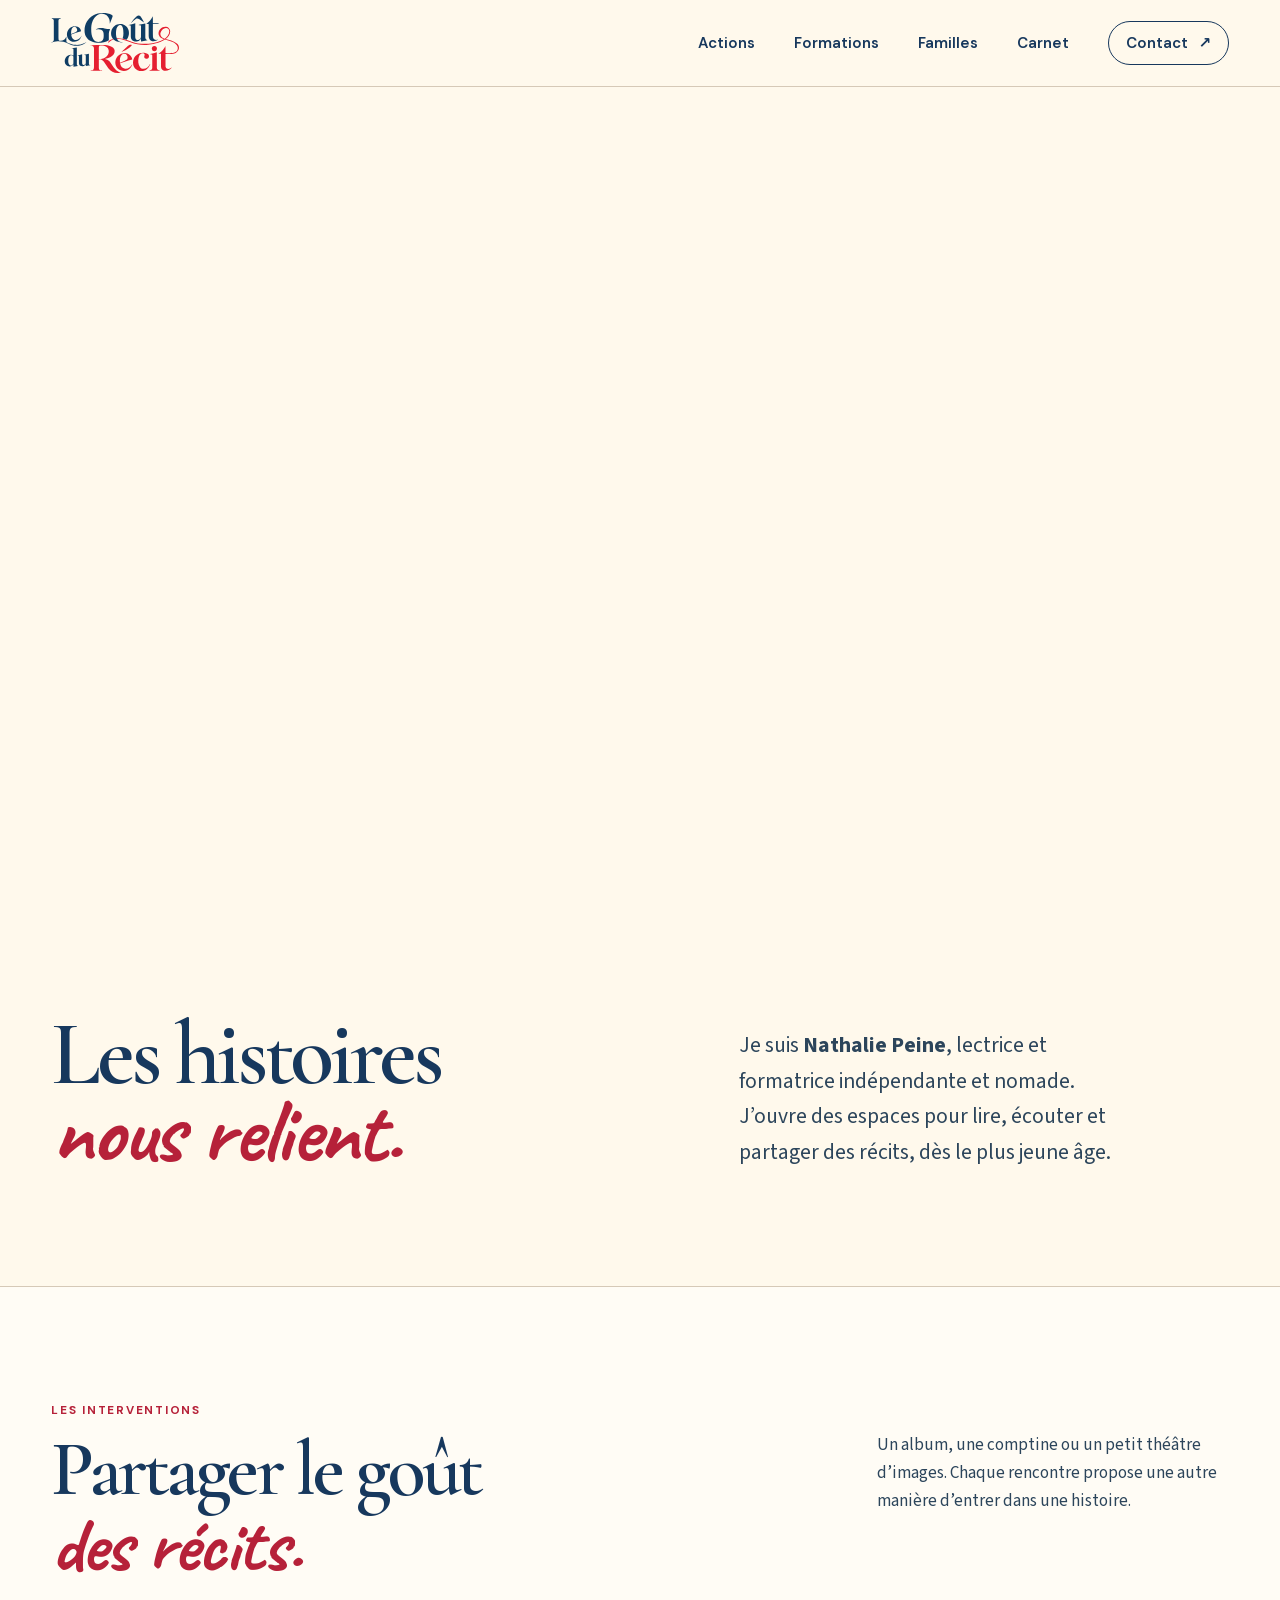
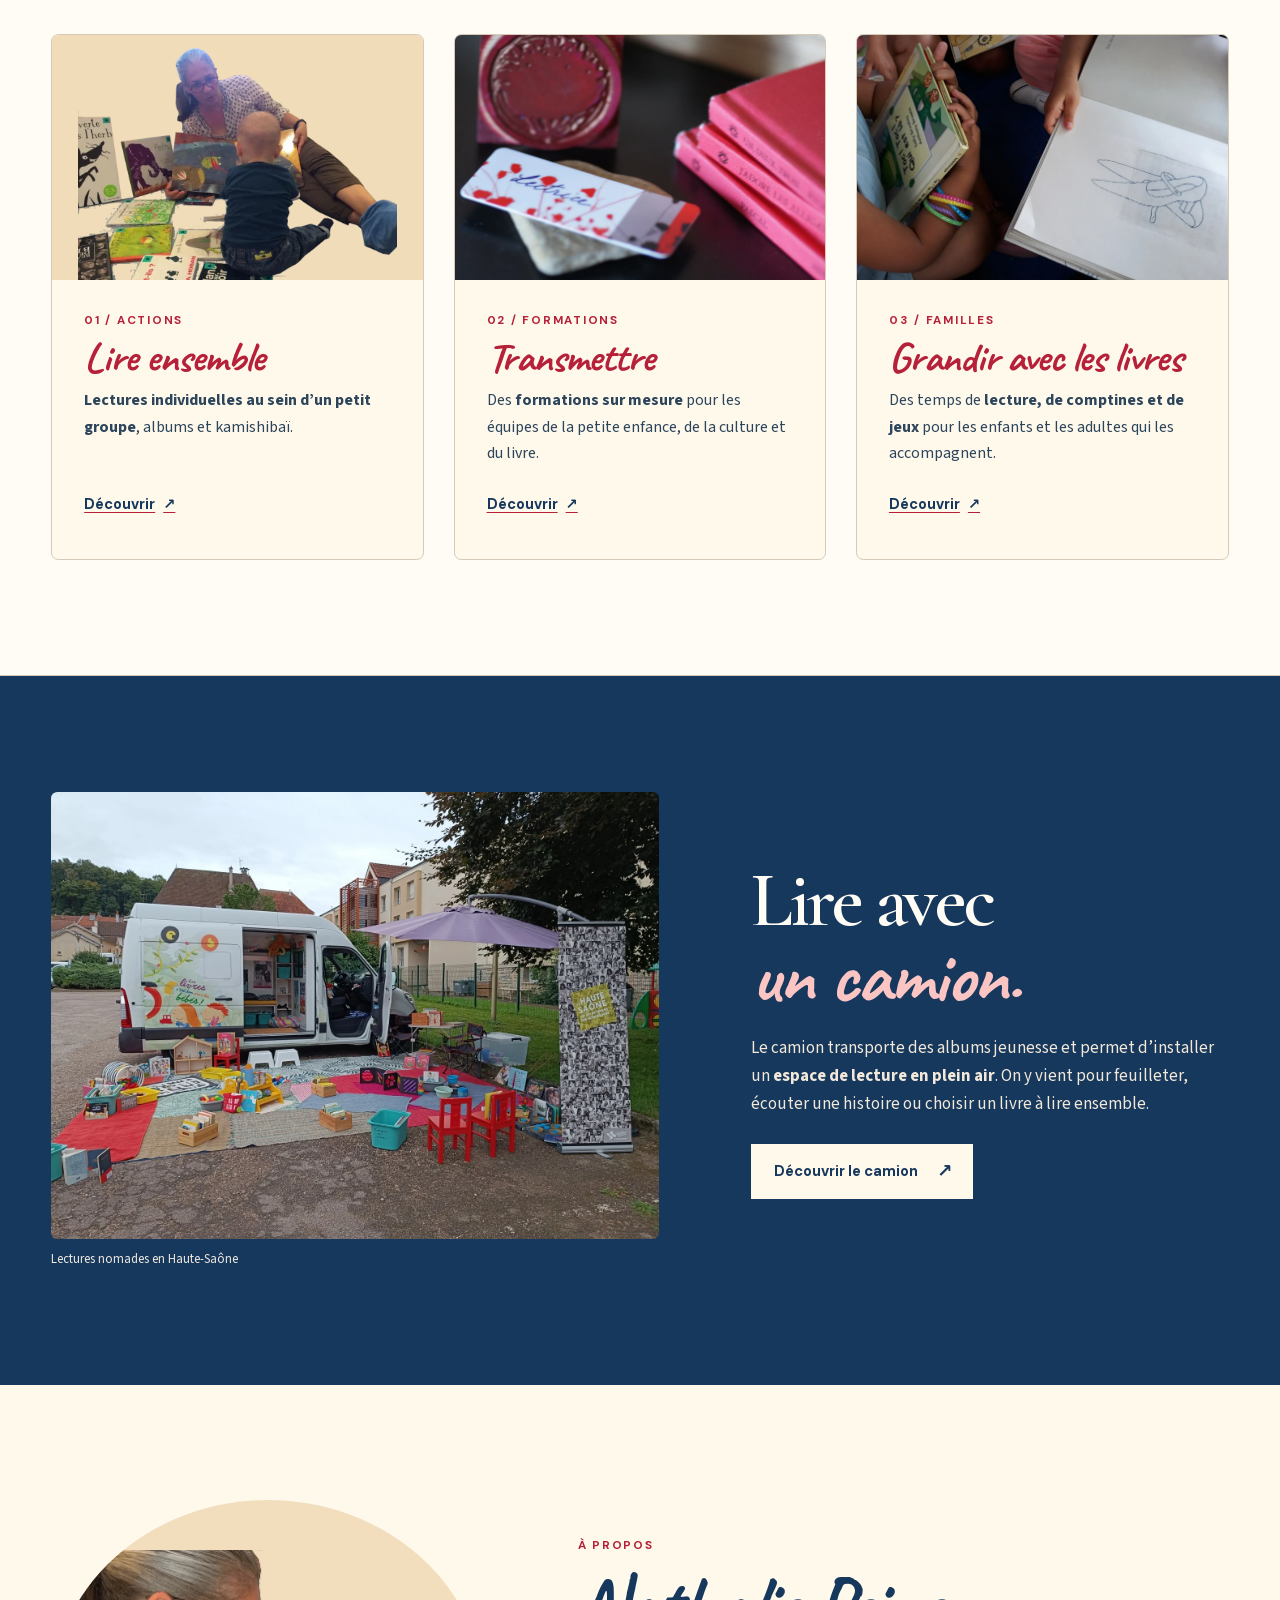
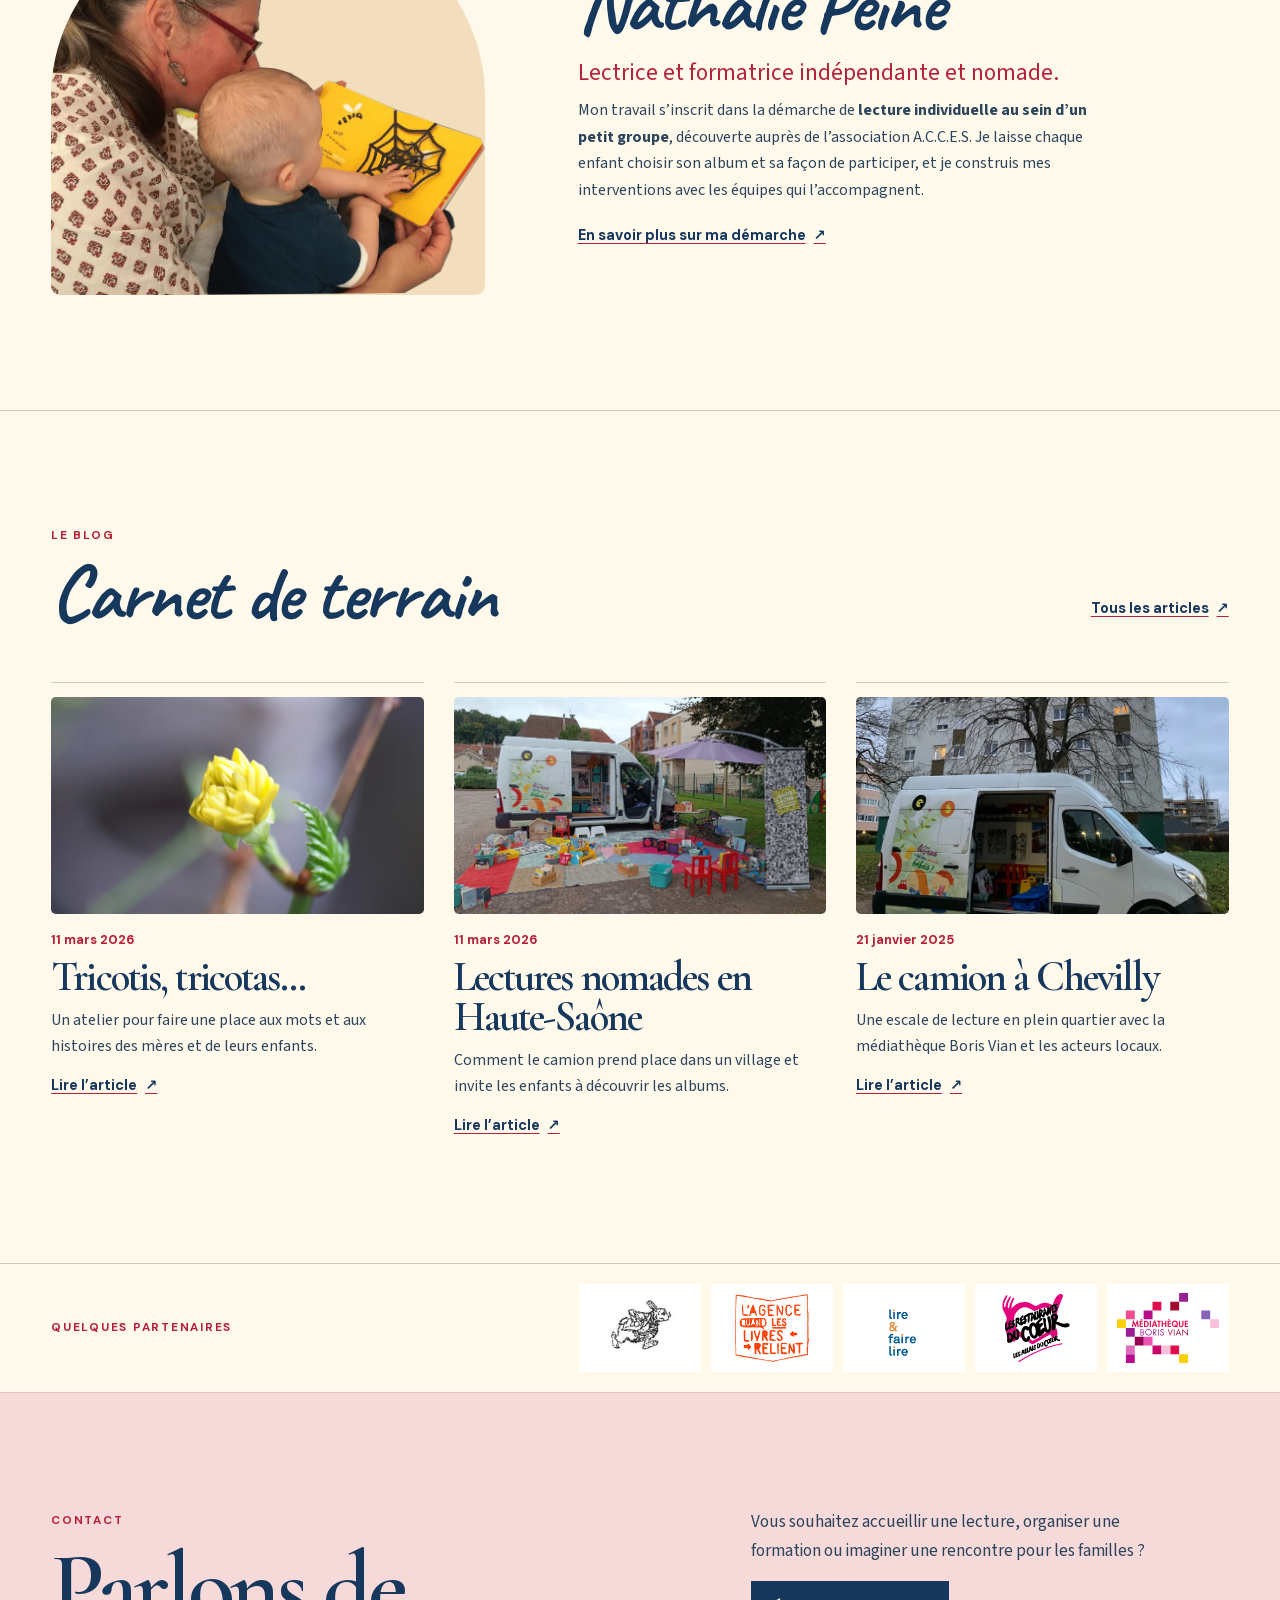
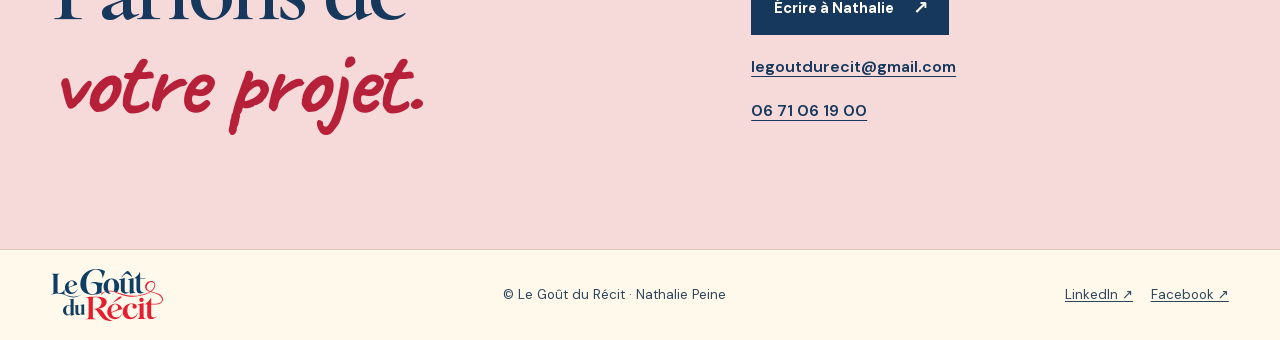
<file: index.html>
<!doctype html>
<html lang="fr">
<head>
  <meta charset="utf-8">
  <meta name="viewport" content="width=device-width, initial-scale=1">
  <meta name="description" content="Le Goût du Récit, par Nathalie Peine. Lectures nomades, formations et moments partagés avec les enfants, les familles et les professionnels.">
  <meta name="theme-color" content="#fff9ec">
  <title>Le Goût du Récit — Nathalie Peine</title>
  <link rel="icon" href="assets/logo.svg" type="image/svg+xml">
  <link rel="preload" href="assets/fonts/cormorant.woff2" as="font" type="font/woff2" crossorigin>
  <link rel="stylesheet" href="styles.css?v=2">
  <script src="site.js" defer></script>
</head>
<body>
  <a class="skip-link" href="#contenu">Aller au contenu</a>
  <header class="site-header">
    <div class="shell header-inner">
      <a class="brand" href="./" aria-label="Le Goût du Récit, accueil"><img src="assets/logo.svg" width="128" height="59" alt="Le Goût du Récit"></a>
      <button class="menu-toggle" type="button" aria-controls="navigation" aria-expanded="false" hidden>Menu <span aria-hidden="true"></span></button>
      <nav id="navigation" class="navigation" aria-label="Navigation principale">
        <a href="actions.html">Actions</a>
        <a href="formations.html">Formations</a>
        <a href="familles.html">Familles</a>
        <a href="#carnet">Carnet</a>
        <a class="nav-contact" href="#contact">Contact <span aria-hidden="true">↗</span></a>
      </nav>
    </div>
  </header>
  <div class="prologue" data-prologue aria-hidden="true">
    <div class="prologue-stage">
      <video src="assets/prologue.mp4" preload="auto" muted playsinline disablepictureinpicture disableremoteplayback></video>
      <div class="prologue-identity">
        <img src="assets/logo.svg" width="377" height="174" alt="">
        <span>Nathalie Peine</span>
      </div>
    </div>
  </div>

  <main id="contenu">
    <section class="welcome section-space" aria-labelledby="titre">
      <div class="shell welcome-grid">
        <h1 id="titre">Les histoires <em>nous relient.</em></h1>
        <p class="welcome-intro">Je suis <strong>Nathalie Peine</strong>, lectrice et formatrice indépendante et nomade. J’ouvre des espaces pour lire, écouter et partager des récits, dès le plus jeune âge.</p>
      </div>
    </section>

    <section class="activities section-space" id="interventions" aria-labelledby="interventions-titre">
      <div class="shell">
        <div class="section-head">
          <div><p class="eyebrow">Les interventions</p><h2 id="interventions-titre">Partager le goût<br><em>des récits.</em></h2></div>
          <p>Un album, une comptine ou un petit théâtre d’images. Chaque rencontre propose une autre manière d’entrer dans une histoire.</p>
        </div>
        <div class="activity-grid">
          <article class="activity">
            <a class="activity-link" href="actions.html">
              <div class="activity-media activity-cutout"><img src="assets/photos/illustration-actions.webp" loading="lazy" alt="Une lecture avec un tout-petit, entourés d’albums jeunesse" width="441" height="322"></div>
              <div class="activity-body"><span class="index">01 / Actions</span><h3 class="script-title">Lire ensemble</h3><p><strong>Lectures individuelles au sein d’un petit groupe</strong>, albums et kamishibaï.</p><span class="text-link">Découvrir <span aria-hidden="true">↗</span></span></div>
            </a>
          </article>
          <article class="activity">
            <a class="activity-link" href="formations.html">
              <div class="activity-media"><img src="assets/photos/formation.webp" loading="lazy" alt="Matériel de lecture et cartes illustrées utilisés en formation" width="1500" height="1004"></div>
              <div class="activity-body"><span class="index">02 / Formations</span><h3 class="script-title">Transmettre</h3><p>Des <strong>formations sur mesure</strong> pour les équipes de la petite enfance, de la culture et du livre.</p><span class="text-link">Découvrir <span aria-hidden="true">↗</span></span></div>
            </a>
          </article>
          <article class="activity">
            <a class="activity-link" href="familles.html">
              <div class="activity-media activity-families"><img src="assets/photos/familles-lecture.webp" loading="lazy" alt="Des enfants feuillettent des albums pendant une rencontre de lecture" width="1500" height="1125"></div>
              <div class="activity-body"><span class="index">03 / Familles</span><h3 class="script-title">Grandir avec les livres</h3><p>Des temps de <strong>lecture, de comptines et de jeux</strong> pour les enfants et les adultes qui les accompagnent.</p><span class="text-link">Découvrir <span aria-hidden="true">↗</span></span></div>
            </a>
          </article>
        </div>
      </div>
    </section>

    <section class="truck section-space" id="camion" aria-labelledby="camion-titre">
      <div class="shell truck-grid">
        <figure class="truck-photo">
          <img src="assets/photos/haute-saone-2.webp" loading="lazy" alt="Le camion de lecture stationné à côté d’un espace de livres et de tapis installé en plein air" width="1500" height="1125">
          <figcaption>Lectures nomades en Haute-Saône</figcaption>
        </figure>
        <div class="truck-copy">
          <h2 id="camion-titre">Lire avec<br><em>un camion.</em></h2>
          <p>Le camion transporte des albums jeunesse et permet d’installer un <strong>espace de lecture en plein air</strong>. On y vient pour feuilleter, écouter une histoire ou choisir un livre à lire ensemble.</p>
          <a class="button button-light" href="actions.html#camion">Découvrir le camion <span aria-hidden="true">↗</span></a>
        </div>
      </div>
    </section>

    <section class="about section-space" id="nathalie" aria-labelledby="nathalie-titre">
      <div class="shell about-grid">
        <div class="about-image"><img src="assets/photos/illustration-accueil.webp" loading="lazy" alt="Une adulte et un tout-petit regardent un album ensemble" width="883" height="702"></div>
        <div>
          <p class="eyebrow">À propos</p>
          <h2 id="nathalie-titre" class="script-title">Nathalie Peine</h2>
          <p class="lead">Lectrice et formatrice indépendante et nomade.</p>
          <p>Mon travail s’inscrit dans la démarche de <strong>lecture individuelle au sein d’un petit groupe</strong>, découverte auprès de l’association A.C.C.E.S. Je laisse chaque enfant choisir son album et sa façon de participer, et je construis mes interventions avec les équipes qui l’accompagnent.</p>
          <a class="text-link" href="actions.html#demarche">En savoir plus sur ma démarche <span aria-hidden="true">↗</span></a>
        </div>
      </div>
    </section>

    <section class="journal section-space" id="carnet" aria-labelledby="carnet-titre">
      <div class="shell">
        <div class="section-head">
          <div><p class="eyebrow">Le blog</p><h2 id="carnet-titre" class="script-title">Carnet de terrain</h2></div>
          <a class="text-link" href="https://nathaliepeine.wordpress.com/blog/">Tous les articles <span aria-hidden="true">↗</span></a>
        </div>
        <div class="journal-grid">
          <article class="journal-entry"><a href="https://nathaliepeine.wordpress.com/2026/03/11/tricotis-tricotas/">
            <img src="assets/photos/tricotis.webp" loading="lazy" alt="Une fleur jaune fabriquée à la main" width="1500" height="1004">
            <time datetime="2026-03-11">11 mars 2026</time><h3>Tricotis, tricotas…</h3><p>Un atelier pour faire une place aux mots et aux histoires des mères et de leurs enfants.</p><span class="text-link">Lire l’article <span aria-hidden="true">↗</span></span>
          </a></article>
          <article class="journal-entry"><a href="https://nathaliepeine.wordpress.com/2026/03/11/lectures-nomades-en-haute-saone/">
            <img src="assets/photos/haute-saone-2.webp" loading="lazy" alt="Le camion et son coin lecture en extérieur en Haute-Saône" width="1500" height="1125">
            <time datetime="2026-03-11">11 mars 2026</time><h3>Lectures nomades en Haute-Saône</h3><p>Comment le camion prend place dans un village et invite les enfants à découvrir les albums.</p><span class="text-link">Lire l’article <span aria-hidden="true">↗</span></span>
          </a></article>
          <article class="journal-entry"><a href="https://nathaliepeine.wordpress.com/2025/01/21/le-camion-a-chevilly/">
            <img class="portrait-crop" src="assets/photos/camion-livres.webp" loading="lazy" alt="Le camion, porte ouverte, à Chevilly-Larue" width="862" height="1150">
            <time datetime="2025-01-21">21 janvier 2025</time><h3>Le camion à Chevilly</h3><p>Une escale de lecture en plein quartier avec la médiathèque Boris Vian et les acteurs locaux.</p><span class="text-link">Lire l’article <span aria-hidden="true">↗</span></span>
          </a></article>
        </div>
      </div>
    </section>

    <section class="partners" aria-labelledby="partenaires-titre">
      <div class="shell partners-inner">
        <h2 id="partenaires-titre" class="eyebrow">Quelques partenaires</h2>
        <ul>
          <li><img src="assets/partners/acces.jpg" width="204" height="192" loading="lazy" alt="A.C.C.E.S."></li>
          <li><img src="assets/partners/agence-quand-les-livres-relient.png" width="300" height="275" loading="lazy" alt="Agence quand les livres relient"></li>
          <li><img src="assets/partners/lire-et-faire-lire.png" width="153" height="247" loading="lazy" alt="Lire et faire lire"></li>
          <li><img src="assets/partners/restos-du-coeur.svg" width="106" height="105" loading="lazy" alt="Les Restos du Cœur"></li>
          <li><img src="assets/partners/mediatheque-boris-vian.svg" width="435" height="303" loading="lazy" alt="Médiathèque Boris Vian de Chevilly-Larue"></li>
        </ul>
      </div>
    </section>

    <section class="contact section-space" id="contact" aria-labelledby="contact-titre">
      <div class="shell contact-grid">
        <div><p class="eyebrow">Contact</p><h2 id="contact-titre">Parlons de<br><em>votre projet.</em></h2></div>
        <div class="contact-links">
          <p>Vous souhaitez accueillir une lecture, organiser une formation ou imaginer une rencontre pour les familles ?</p>
          <a class="button" href="mailto:legoutdurecit@gmail.com">Écrire à Nathalie <span aria-hidden="true">↗</span></a>
          <a class="contact-detail" href="mailto:legoutdurecit@gmail.com">legoutdurecit@gmail.com</a>
          <a class="contact-detail" href="tel:+33671061900">06 71 06 19 00</a>
        </div>
      </div>
    </section>
  </main>
  <footer class="site-footer">
    <div class="shell footer-inner">
      <a class="brand" href="./"><img src="assets/logo.svg" width="128" height="59" loading="lazy" alt="Le Goût du Récit, accueil"></a>
      <span>© Le Goût du Récit · Nathalie Peine</span>
      <div class="footer-links"><a href="https://www.linkedin.com/in/nathalie-peine-782aa9182/">LinkedIn ↗</a><a href="https://www.facebook.com/legoutdurecit/">Facebook ↗</a></div>
    </div>
  </footer>
</body>
</html>
</file>
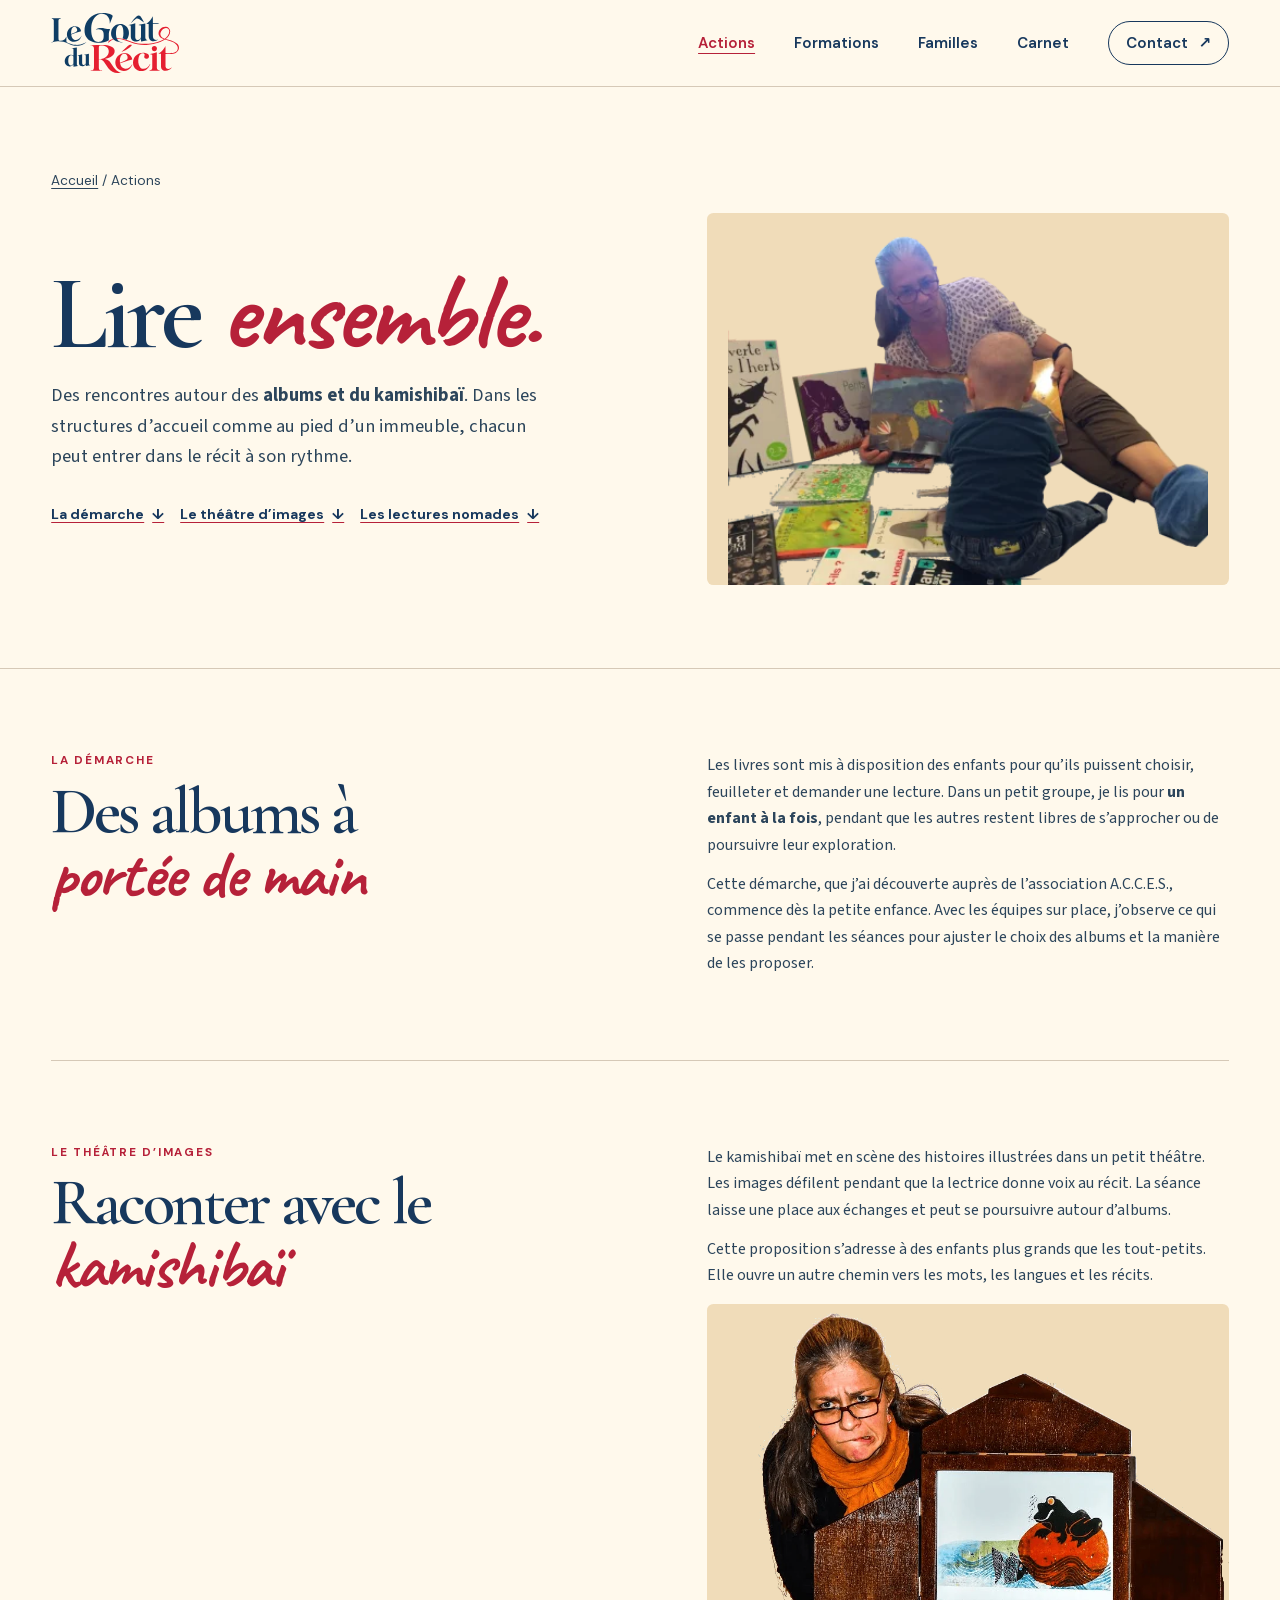
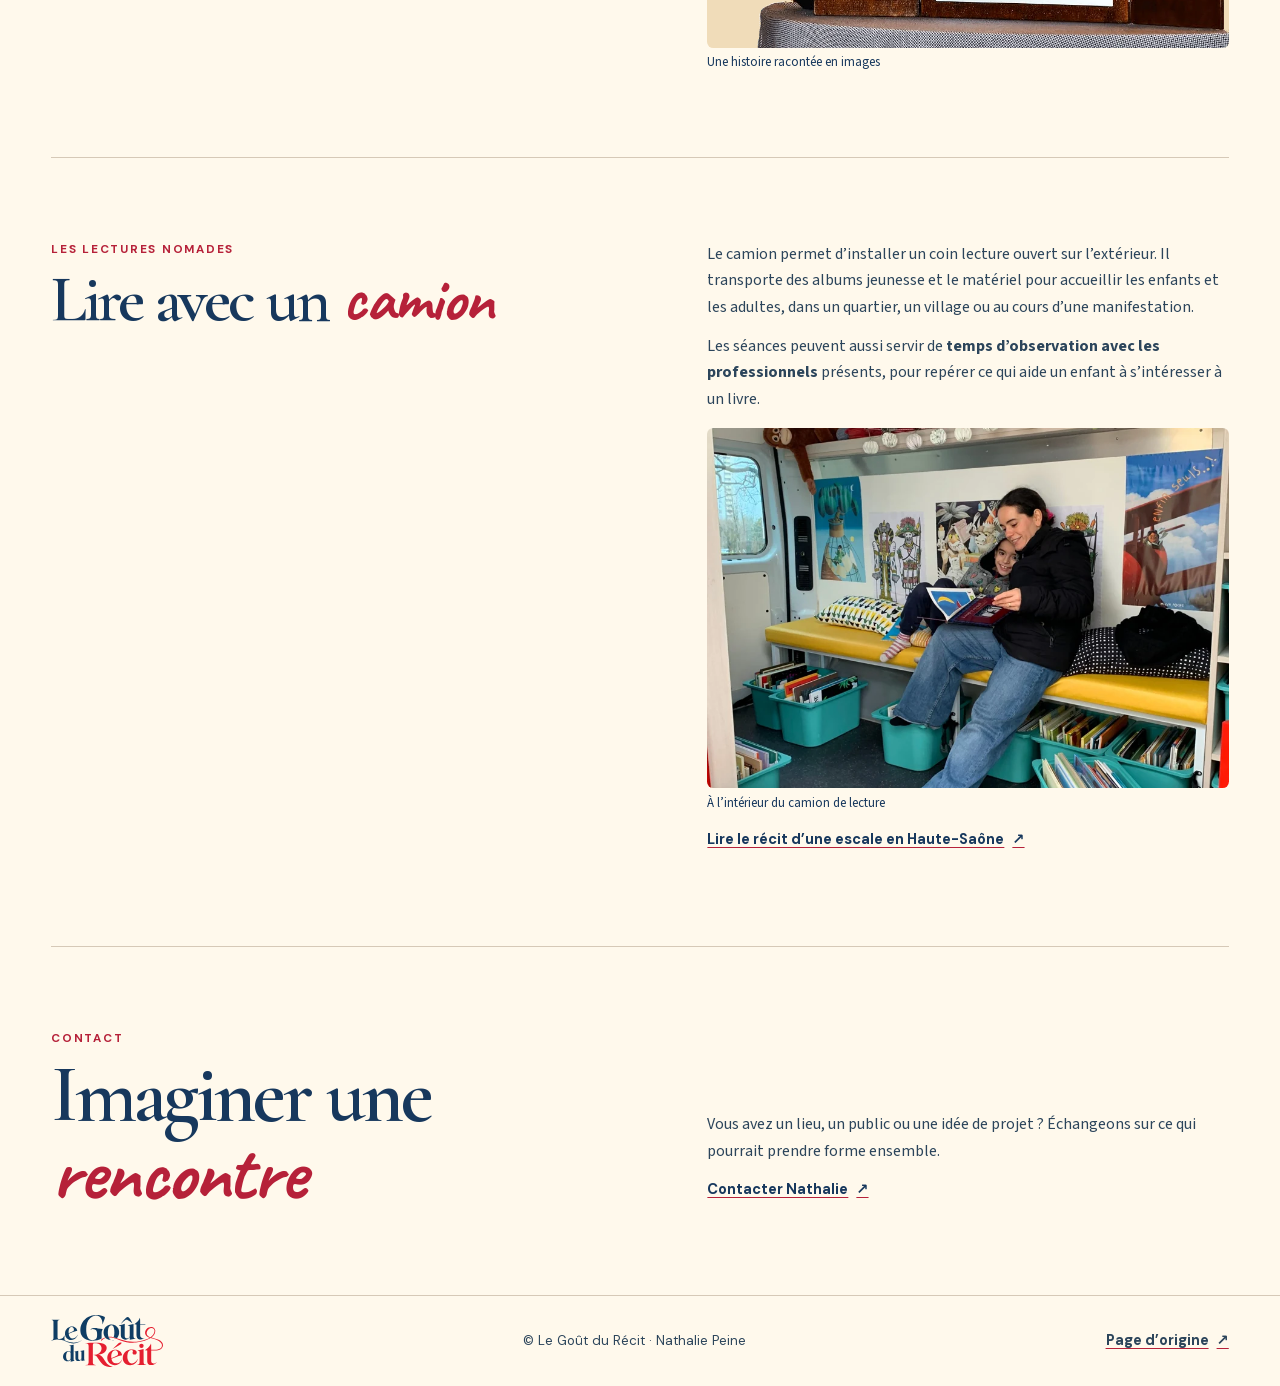
<file: actions.html>
<!doctype html>
<html lang="fr">
<head>
  <meta charset="utf-8">
  <meta name="viewport" content="width=device-width, initial-scale=1">
  <meta name="description" content="Les actions de lecture de Nathalie Peine, avec les albums, le kamishibaï et le camion de lecture.">
  <meta name="theme-color" content="#fff9ec">
  <title>Actions — Le Goût du Récit</title>
  <link rel="icon" href="assets/logo.svg" type="image/svg+xml">
  <link rel="stylesheet" href="styles.css?v=2">
  <script src="site.js" defer></script>
</head>
<body>
  <a class="skip-link" href="#contenu">Aller au contenu</a>
  <header class="site-header">
    <div class="shell header-inner">
      <a class="brand" href="./" aria-label="Le Goût du Récit, accueil"><img src="assets/logo.svg" width="128" height="59" alt="Le Goût du Récit"></a>
      <button class="menu-toggle" type="button" aria-controls="navigation" aria-expanded="false" hidden>Menu <span aria-hidden="true"></span></button>
      <nav id="navigation" class="navigation" aria-label="Navigation principale">
        <a href="actions.html" aria-current="page">Actions</a>
        <a href="formations.html">Formations</a>
        <a href="familles.html">Familles</a>
        <a href="./#carnet">Carnet</a>
        <a class="nav-contact" href="./#contact">Contact <span aria-hidden="true">↗</span></a>
      </nav>
    </div>
  </header>
  <main id="contenu">
    <section class="detail-hero" aria-labelledby="titre">
      <div class="shell">
        <p class="breadcrumb"><a href="./">Accueil</a> / Actions</p>
        <div class="detail-grid">
          <div class="detail-head">
            <h1 id="titre">Lire <em>ensemble.</em></h1>
            <p class="lead">Des rencontres autour des <strong>albums et du kamishibaï</strong>. Dans les structures d’accueil comme au pied d’un immeuble, chacun peut entrer dans le récit à son rythme.</p>
            <nav class="detail-index" aria-label="Dans cette page">
              <a class="text-link" href="#demarche">La démarche <span aria-hidden="true">↓</span></a>
              <a class="text-link" href="#kamishibai">Le théâtre d’images <span aria-hidden="true">↓</span></a>
              <a class="text-link" href="#camion">Les lectures nomades <span aria-hidden="true">↓</span></a>
            </nav>
          </div>
          <figure class="detail-hero-media"><img class="contained" src="assets/photos/illustration-actions.webp" alt="Une séance de lecture avec un tout-petit et plusieurs albums" width="441" height="322"></figure>
        </div>
      </div>
    </section>
    <div class="shell">
        <section class="detail-section" id="demarche" aria-labelledby="demarche-titre">
          <div><p class="eyebrow">La démarche</p><h2 id="demarche-titre">Des albums à<br><em>portée de main</em></h2></div>
          <div><p>Les livres sont mis à disposition des enfants pour qu’ils puissent choisir, feuilleter et demander une lecture. Dans un petit groupe, je lis pour <strong>un enfant à la fois</strong>, pendant que les autres restent libres de s’approcher ou de poursuivre leur exploration.</p>
                <p>Cette démarche, que j’ai découverte auprès de l’association A.C.C.E.S., commence dès la petite enfance. Avec les équipes sur place, j’observe ce qui se passe pendant les séances pour ajuster le choix des albums et la manière de les proposer.</p></div>
        </section>
        <section class="detail-section" id="kamishibai" aria-labelledby="kamishibai-titre">
          <div><p class="eyebrow">Le théâtre d’images</p><h2 id="kamishibai-titre">Raconter avec le <em>kamishibaï</em></h2></div>
          <div><p>Le kamishibaï met en scène des histoires illustrées dans un petit théâtre. Les images défilent pendant que la lectrice donne voix au récit. La séance laisse une place aux échanges et peut se poursuivre autour d’albums.</p>
                <p>Cette proposition s’adresse à des enfants plus grands que les tout-petits. Elle ouvre un autre chemin vers les mots, les langues et les récits.</p>
                <figure><img class="contained" src="assets/photos/kamishibai.webp" loading="lazy" alt="Une lectrice présente un récit dans un petit théâtre de kamishibaï" width="886" height="583"><figcaption>Une histoire racontée en images</figcaption></figure></div>
        </section>
        <section class="detail-section" id="camion" aria-labelledby="camion-titre">
          <div><p class="eyebrow">Les lectures nomades</p><h2 id="camion-titre">Lire avec un <em>camion</em></h2></div>
          <div><p>Le camion permet d’installer un coin lecture ouvert sur l’extérieur. Il transporte des albums jeunesse et le matériel pour accueillir les enfants et les adultes, dans un quartier, un village ou au cours d’une manifestation.</p>
                <p>Les séances peuvent aussi servir de <strong>temps d’observation avec les professionnels</strong> présents, pour repérer ce qui aide un enfant à s’intéresser à un livre.</p>
                <figure><img src="assets/photos/camion-nomade.webp" loading="lazy" alt="À l’intérieur du camion, des albums et des bacs de livres sont à portée de main" width="862" height="1150"><figcaption>À l’intérieur du camion de lecture</figcaption></figure>
                <a class="text-link" href="https://nathaliepeine.wordpress.com/2026/03/11/lectures-nomades-en-haute-saone/">Lire le récit d’une escale en Haute-Saône <span aria-hidden="true">↗</span></a></div>
        </section>
      <section class="detail-section detail-contact" aria-labelledby="contact-titre">
        <div><p class="eyebrow">Contact</p><h2 id="contact-titre">Imaginer une <em>rencontre</em></h2></div>
        <div><p>Vous avez un lieu, un public ou une idée de projet ? Échangeons sur ce qui pourrait prendre forme ensemble.</p><a class="text-link" href="./#contact">Contacter Nathalie <span aria-hidden="true">↗</span></a></div>
      </section>
    </div>
  </main>
  <footer class="site-footer">
    <div class="shell footer-inner">
      <a class="brand" href="./"><img src="assets/logo.svg" width="128" height="59" loading="lazy" alt="Le Goût du Récit, accueil"></a>
      <span>© Le Goût du Récit · Nathalie Peine</span>
      <a class="text-link" href="https://nathaliepeine.wordpress.com/actions/">Page d’origine <span aria-hidden="true">↗</span></a>
    </div>
  </footer>
</body>
</html>
</file>
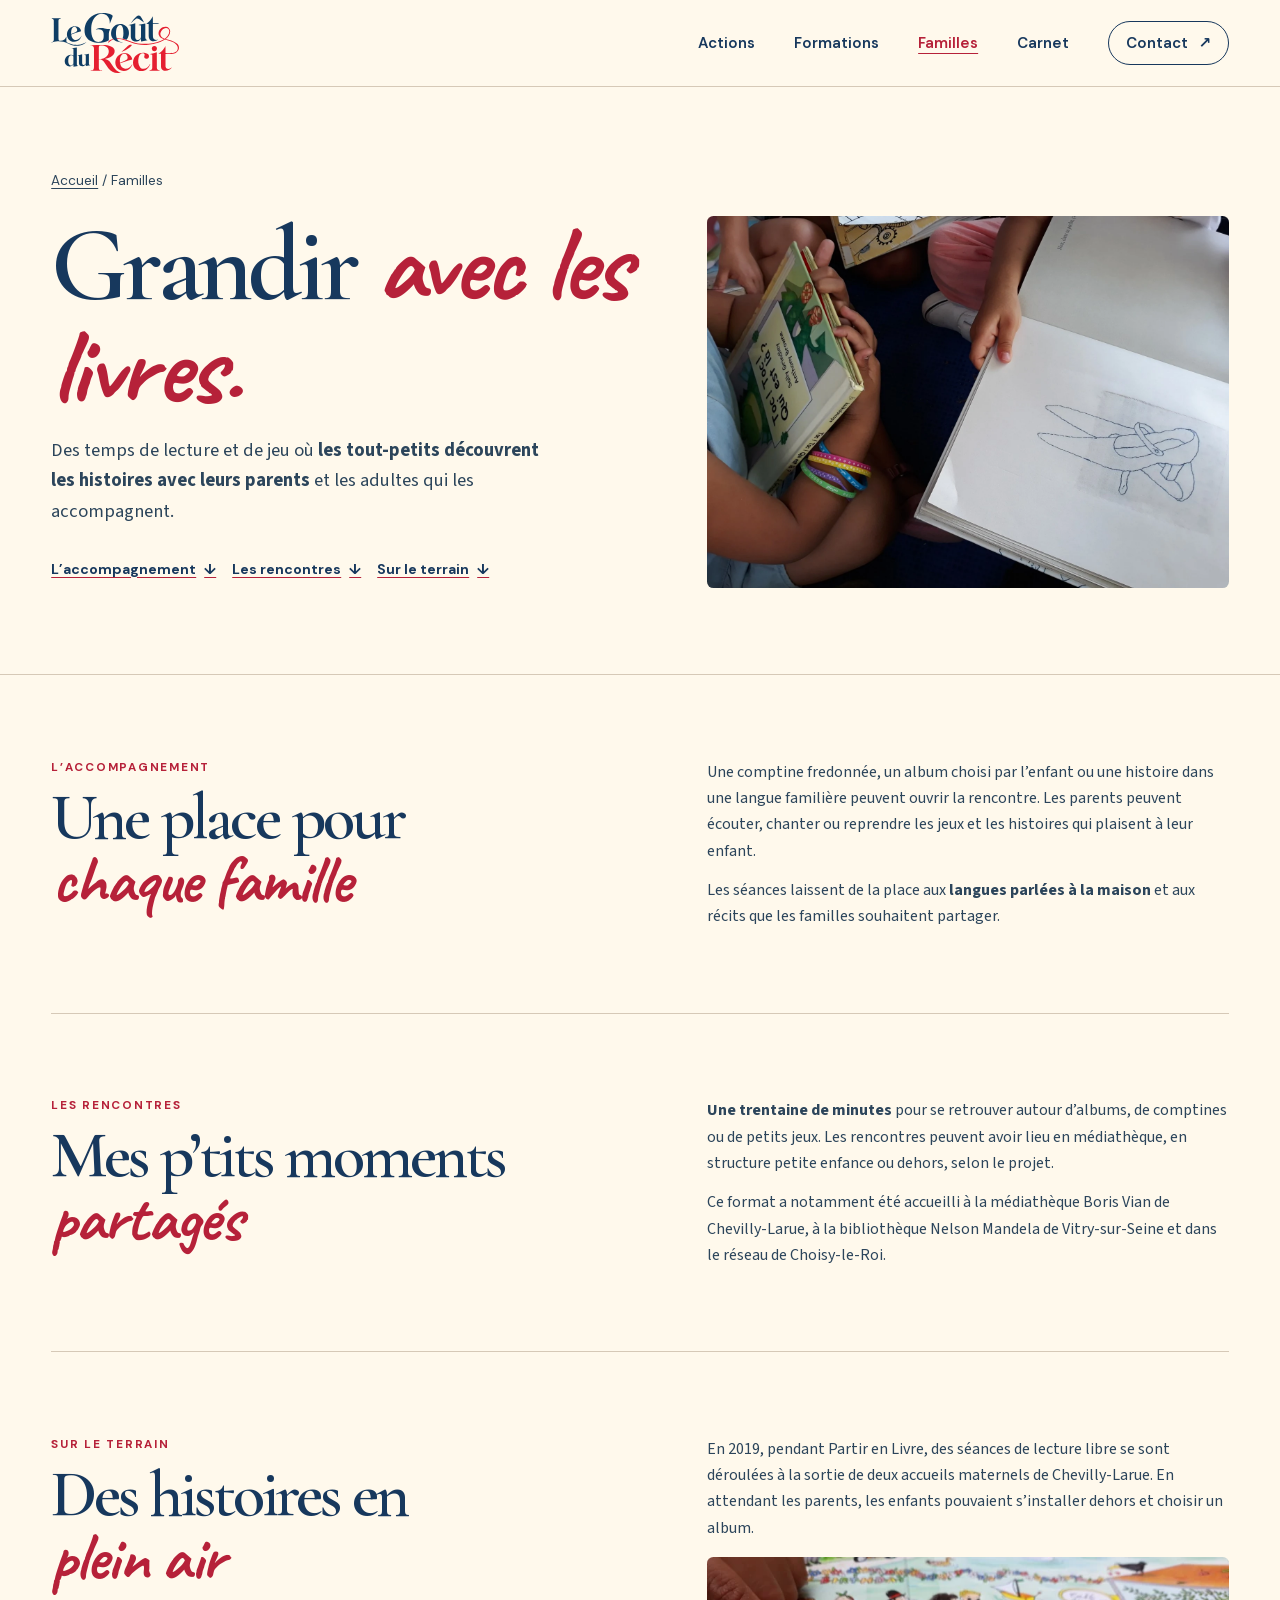
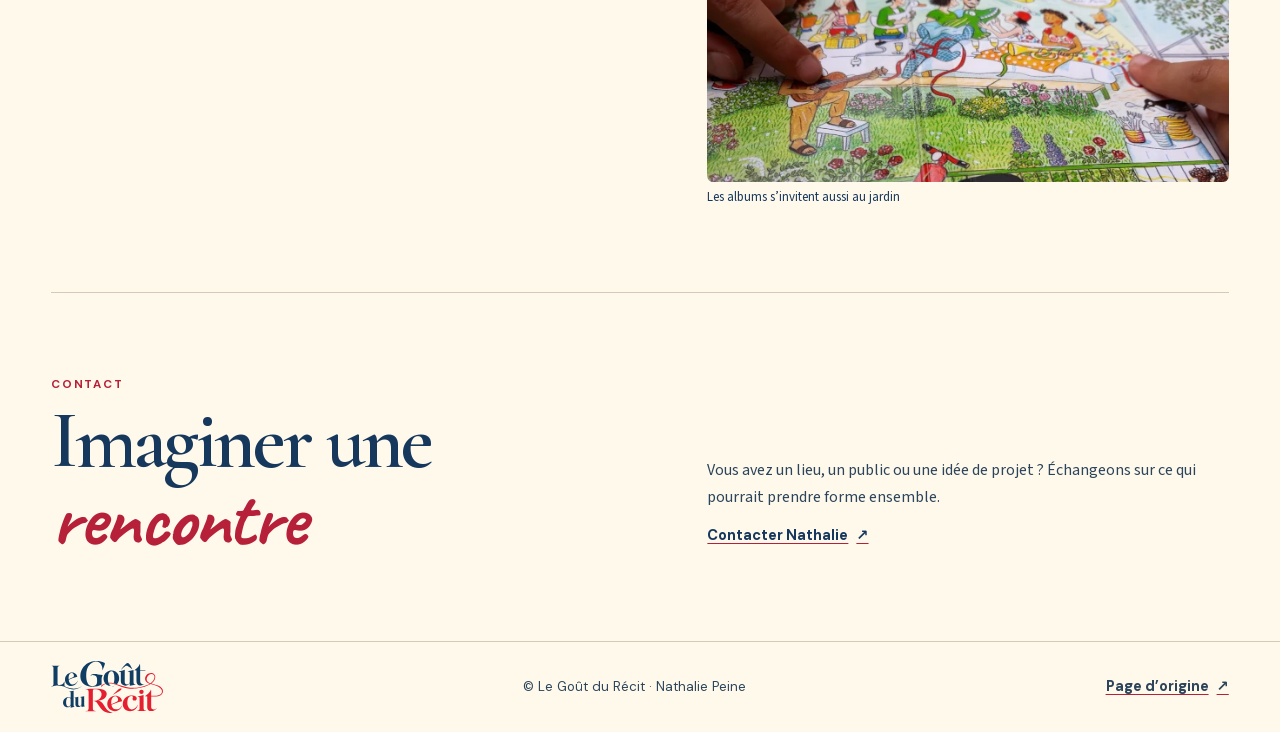
<file: familles.html>
<!doctype html>
<html lang="fr">
<head>
  <meta charset="utf-8">
  <meta name="viewport" content="width=device-width, initial-scale=1">
  <meta name="description" content="Albums, comptines et moments partagés pour les enfants et les familles avec Nathalie Peine.">
  <meta name="theme-color" content="#fff9ec">
  <title>Familles — Le Goût du Récit</title>
  <link rel="icon" href="assets/logo.svg" type="image/svg+xml">
  <link rel="stylesheet" href="styles.css?v=2">
  <script src="site.js" defer></script>
</head>
<body>
  <a class="skip-link" href="#contenu">Aller au contenu</a>
  <header class="site-header">
    <div class="shell header-inner">
      <a class="brand" href="./" aria-label="Le Goût du Récit, accueil"><img src="assets/logo.svg" width="128" height="59" alt="Le Goût du Récit"></a>
      <button class="menu-toggle" type="button" aria-controls="navigation" aria-expanded="false" hidden>Menu <span aria-hidden="true"></span></button>
      <nav id="navigation" class="navigation" aria-label="Navigation principale">
        <a href="actions.html">Actions</a>
        <a href="formations.html">Formations</a>
        <a href="familles.html" aria-current="page">Familles</a>
        <a href="./#carnet">Carnet</a>
        <a class="nav-contact" href="./#contact">Contact <span aria-hidden="true">↗</span></a>
      </nav>
    </div>
  </header>
  <main id="contenu">
    <section class="detail-hero" aria-labelledby="titre">
      <div class="shell">
        <p class="breadcrumb"><a href="./">Accueil</a> / Familles</p>
        <div class="detail-grid">
          <div class="detail-head">
            <h1 id="titre">Grandir <em>avec les livres.</em></h1>
            <p class="lead">Des temps de lecture et de jeu où <strong>les tout-petits découvrent les histoires avec leurs parents</strong> et les adultes qui les accompagnent.</p>
            <nav class="detail-index" aria-label="Dans cette page">
              <a class="text-link" href="#accueillir">L’accompagnement <span aria-hidden="true">↓</span></a>
              <a class="text-link" href="#moments">Les rencontres <span aria-hidden="true">↓</span></a>
              <a class="text-link" href="#dehors">Sur le terrain <span aria-hidden="true">↓</span></a>
            </nav>
          </div>
          <figure class="detail-hero-media"><img class="" src="assets/photos/familles-lecture.webp" alt="Albums feuilletés ensemble lors d’une rencontre de lecture" width="1500" height="1125"></figure>
        </div>
      </div>
    </section>
    <div class="shell">
        <section class="detail-section" id="accueillir" aria-labelledby="accueillir-titre">
          <div><p class="eyebrow">L’accompagnement</p><h2 id="accueillir-titre">Une place pour<br><em>chaque famille</em></h2></div>
          <div><p>Une comptine fredonnée, un album choisi par l’enfant ou une histoire dans une langue familière peuvent ouvrir la rencontre. Les parents peuvent écouter, chanter ou reprendre les jeux et les histoires qui plaisent à leur enfant.</p>
                <p>Les séances laissent de la place aux <strong>langues parlées à la maison</strong> et aux récits que les familles souhaitent partager.</p></div>
        </section>
        <section class="detail-section" id="moments" aria-labelledby="moments-titre">
          <div><p class="eyebrow">Les rencontres</p><h2 id="moments-titre">Mes p’tits moments <em>partagés</em></h2></div>
          <div><p><strong>Une trentaine de minutes</strong> pour se retrouver autour d’albums, de comptines ou de petits jeux. Les rencontres peuvent avoir lieu en médiathèque, en structure petite enfance ou dehors, selon le projet.</p>
                <p>Ce format a notamment été accueilli à la médiathèque Boris Vian de Chevilly-Larue, à la bibliothèque Nelson Mandela de Vitry-sur-Seine et dans le réseau de Choisy-le-Roi.</p></div>
        </section>
        <section class="detail-section" id="dehors" aria-labelledby="dehors-titre">
          <div><p class="eyebrow">Sur le terrain</p><h2 id="dehors-titre">Des histoires en<br><em>plein air</em></h2></div>
          <div><p>En 2019, pendant Partir en Livre, des séances de lecture libre se sont déroulées à la sortie de deux accueils maternels de Chevilly-Larue. En attendant les parents, les enfants pouvaient s’installer dehors et choisir un album.</p>
                <figure><img src="assets/photos/familles-jardin.webp" loading="lazy" alt="Des mains tiennent un album ouvert sur une scène de jardin" width="600" height="259"><figcaption>Les albums s’invitent aussi au jardin</figcaption></figure></div>
        </section>
      <section class="detail-section detail-contact" aria-labelledby="contact-titre">
        <div><p class="eyebrow">Contact</p><h2 id="contact-titre">Imaginer une <em>rencontre</em></h2></div>
        <div><p>Vous avez un lieu, un public ou une idée de projet ? Échangeons sur ce qui pourrait prendre forme ensemble.</p><a class="text-link" href="./#contact">Contacter Nathalie <span aria-hidden="true">↗</span></a></div>
      </section>
    </div>
  </main>
  <footer class="site-footer">
    <div class="shell footer-inner">
      <a class="brand" href="./"><img src="assets/logo.svg" width="128" height="59" loading="lazy" alt="Le Goût du Récit, accueil"></a>
      <span>© Le Goût du Récit · Nathalie Peine</span>
      <a class="text-link" href="https://nathaliepeine.wordpress.com/familles/">Page d’origine <span aria-hidden="true">↗</span></a>
    </div>
  </footer>
</body>
</html>
</file>
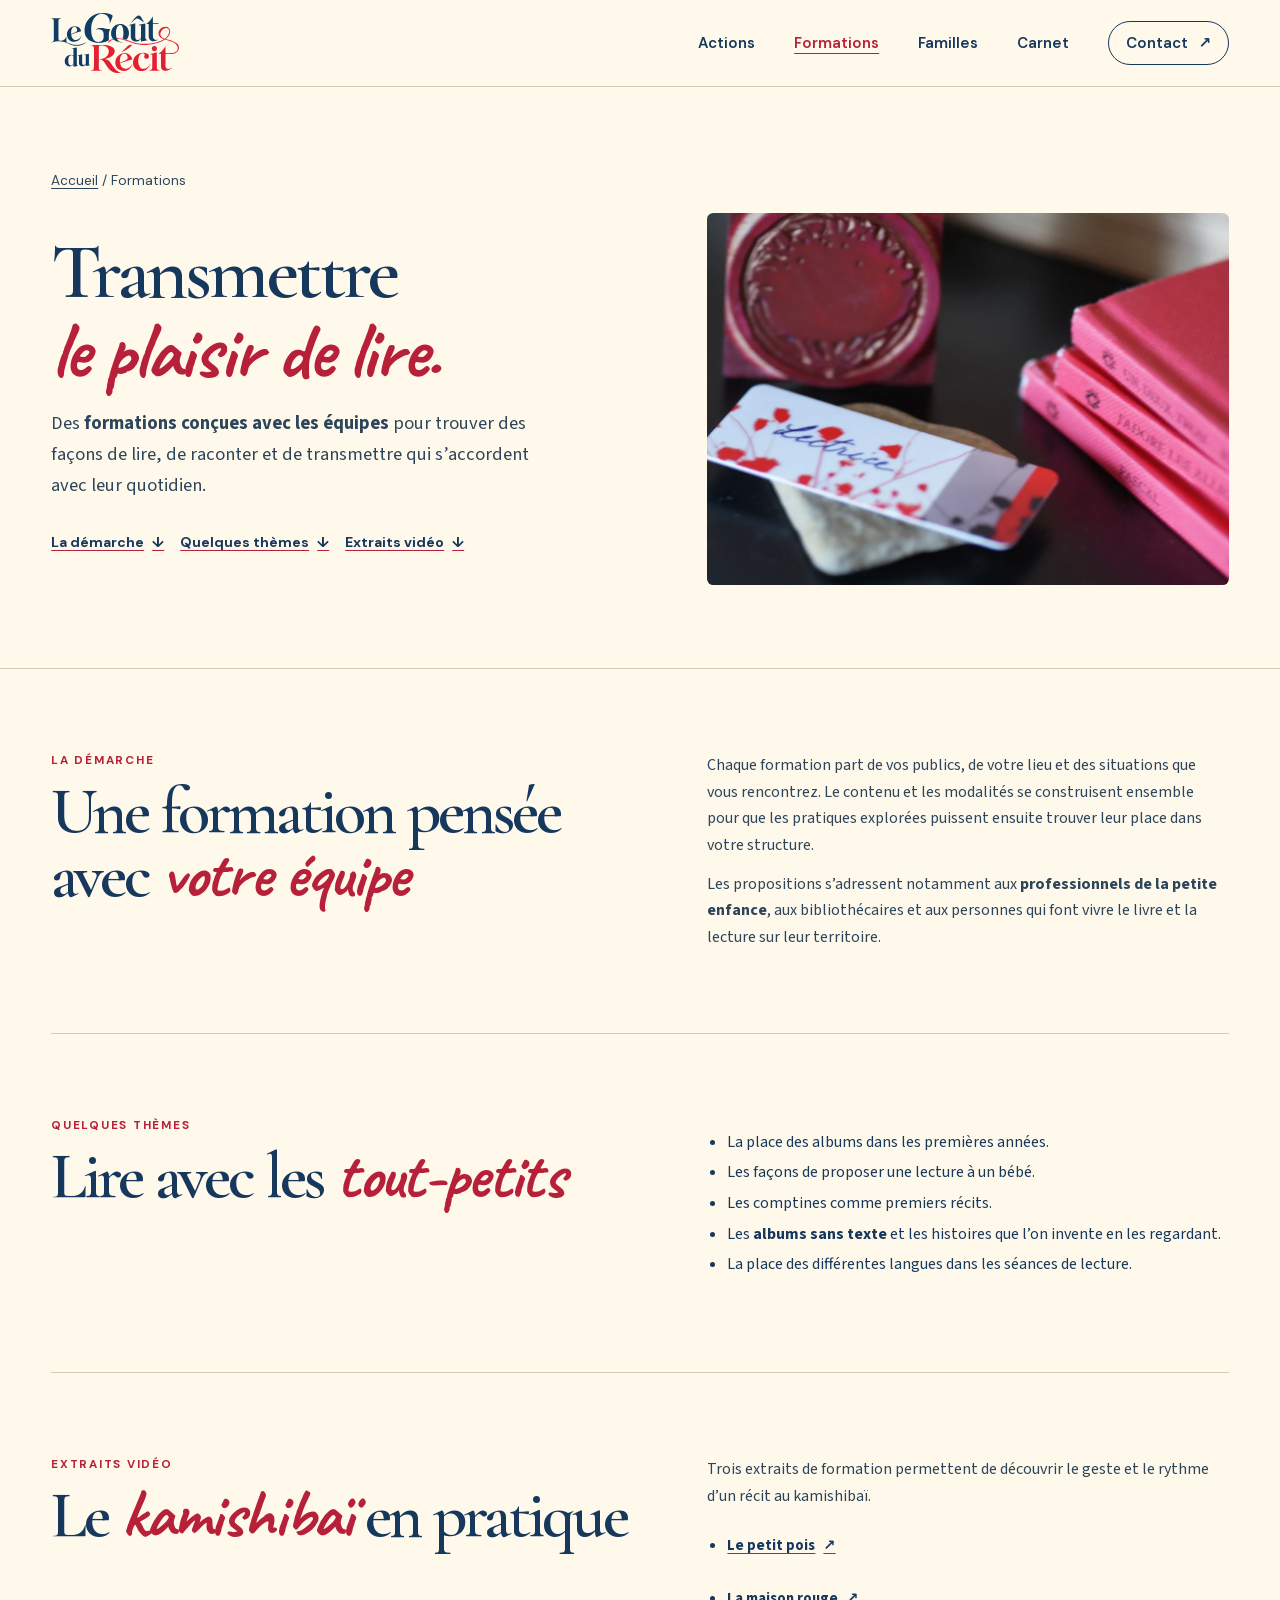
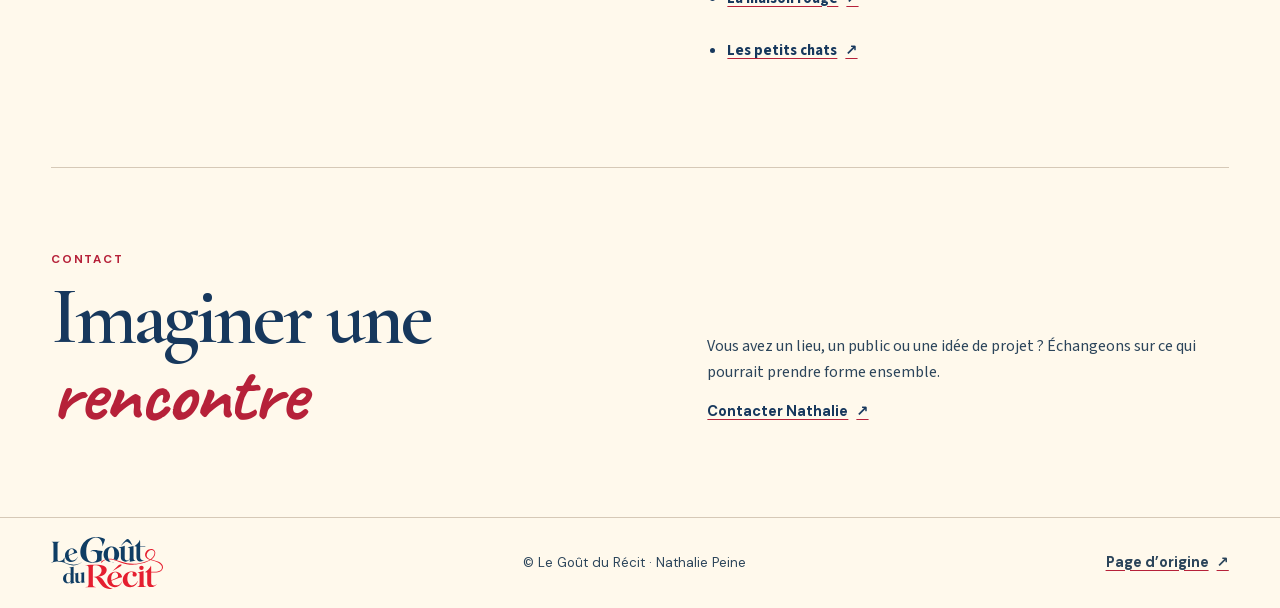
<file: formations.html>
<!doctype html>
<html lang="fr">
<head>
  <meta charset="utf-8">
  <meta name="viewport" content="width=device-width, initial-scale=1">
  <meta name="description" content="Formations sur mesure pour la petite enfance, les bibliothèques et les professionnels de la lecture.">
  <meta name="theme-color" content="#fff9ec">
  <title>Formations — Le Goût du Récit</title>
  <link rel="icon" href="assets/logo.svg" type="image/svg+xml">
  <link rel="stylesheet" href="styles.css?v=2">
  <script src="site.js" defer></script>
</head>
<body>
  <a class="skip-link" href="#contenu">Aller au contenu</a>
  <header class="site-header">
    <div class="shell header-inner">
      <a class="brand" href="./" aria-label="Le Goût du Récit, accueil"><img src="assets/logo.svg" width="128" height="59" alt="Le Goût du Récit"></a>
      <button class="menu-toggle" type="button" aria-controls="navigation" aria-expanded="false" hidden>Menu <span aria-hidden="true"></span></button>
      <nav id="navigation" class="navigation" aria-label="Navigation principale">
        <a href="actions.html">Actions</a>
        <a href="formations.html" aria-current="page">Formations</a>
        <a href="familles.html">Familles</a>
        <a href="./#carnet">Carnet</a>
        <a class="nav-contact" href="./#contact">Contact <span aria-hidden="true">↗</span></a>
      </nav>
    </div>
  </header>
  <main id="contenu">
    <section class="detail-hero" aria-labelledby="titre">
      <div class="shell">
        <p class="breadcrumb"><a href="./">Accueil</a> / Formations</p>
        <div class="detail-grid">
          <div class="detail-head">
            <h1 id="titre" class="training-title">Transmettre<br><em>le plaisir de lire.</em></h1>
            <p class="lead">Des <strong>formations conçues avec les équipes</strong> pour trouver des façons de lire, de raconter et de transmettre qui s’accordent avec leur quotidien.</p>
            <nav class="detail-index" aria-label="Dans cette page">
              <a class="text-link" href="#sur-mesure">La démarche <span aria-hidden="true">↓</span></a>
              <a class="text-link" href="#albums">Quelques thèmes <span aria-hidden="true">↓</span></a>
              <a class="text-link" href="#kamishibai">Extraits vidéo <span aria-hidden="true">↓</span></a>
            </nav>
          </div>
          <figure class="detail-hero-media"><img class="" src="assets/photos/formation.webp" alt="Cartes illustrées et matériel utilisés en formation" width="1500" height="1004"></figure>
        </div>
      </div>
    </section>
    <div class="shell">
        <section class="detail-section" id="sur-mesure" aria-labelledby="sur-mesure-titre">
          <div><p class="eyebrow">La démarche</p><h2 id="sur-mesure-titre">Une formation pensée avec <em>votre équipe</em></h2></div>
          <div><p>Chaque formation part de vos publics, de votre lieu et des situations que vous rencontrez. Le contenu et les modalités se construisent ensemble pour que les pratiques explorées puissent ensuite trouver leur place dans votre structure.</p>
                <p>Les propositions s’adressent notamment aux <strong>professionnels de la petite enfance</strong>, aux bibliothécaires et aux personnes qui font vivre le livre et la lecture sur leur territoire.</p></div>
        </section>
        <section class="detail-section" id="albums" aria-labelledby="albums-titre">
          <div><p class="eyebrow">Quelques thèmes</p><h2 id="albums-titre">Lire avec les <em>tout-petits</em></h2></div>
          <div><ul>
                  <li>La place des albums dans les premières années.</li>
                  <li>Les façons de proposer une lecture à un bébé.</li>
                  <li>Les comptines comme premiers récits.</li>
                  <li>Les <strong>albums sans texte</strong> et les histoires que l’on invente en les regardant.</li>
                  <li>La place des différentes langues dans les séances de lecture.</li>
                </ul></div>
        </section>
        <section class="detail-section" id="kamishibai" aria-labelledby="kamishibai-titre">
          <div><p class="eyebrow">Extraits vidéo</p><h2 id="kamishibai-titre">Le <em>kamishibaï</em> en pratique</h2></div>
          <div><p>Trois extraits de formation permettent de découvrir le geste et le rythme d’un récit au kamishibaï.</p>
                <ul>
                  <li><a class="text-link" href="https://www.youtube.com/watch?v=BxRBCx1nGIU">Le petit pois <span aria-hidden="true">↗</span></a></li>
                  <li><a class="text-link" href="https://www.youtube.com/watch?v=3KwaWmi8zK8">La maison rouge <span aria-hidden="true">↗</span></a></li>
                  <li><a class="text-link" href="https://www.youtube.com/watch?v=7VBhKwvHDsU">Les petits chats <span aria-hidden="true">↗</span></a></li>
                </ul></div>
        </section>
      <section class="detail-section detail-contact" aria-labelledby="contact-titre">
        <div><p class="eyebrow">Contact</p><h2 id="contact-titre">Imaginer une <em>rencontre</em></h2></div>
        <div><p>Vous avez un lieu, un public ou une idée de projet ? Échangeons sur ce qui pourrait prendre forme ensemble.</p><a class="text-link" href="./#contact">Contacter Nathalie <span aria-hidden="true">↗</span></a></div>
      </section>
    </div>
  </main>
  <footer class="site-footer">
    <div class="shell footer-inner">
      <a class="brand" href="./"><img src="assets/logo.svg" width="128" height="59" loading="lazy" alt="Le Goût du Récit, accueil"></a>
      <span>© Le Goût du Récit · Nathalie Peine</span>
      <a class="text-link" href="https://nathaliepeine.wordpress.com/formations/">Page d’origine <span aria-hidden="true">↗</span></a>
    </div>
  </footer>
</body>
</html>
</file>
<file: styles.css>
@font-face{font-family:Cormorant;src:url("assets/fonts/cormorant.woff2") format("woff2");font-style:normal;font-weight:500 700;font-display:swap}
@font-face{font-family:"DM Sans";src:url("assets/fonts/dm-sans.woff2") format("woff2");font-style:normal;font-weight:400 700;font-display:swap}
@font-face{font-family:"Bradley Hand";src:local("BradleyHandITCTT-Bold"),local("Bradley Hand Bold"),local("BradleyHandITCStd-Bold");font-style:normal;font-weight:700;font-display:swap}
@font-face{font-family:Caveat;src:url("assets/fonts/caveat-bold.woff2") format("woff2");font-style:normal;font-weight:700;font-display:swap}
@font-face{font-family:"Myriad Pro";src:local("MyriadPro-Regular"),local("Myriad Pro Regular");font-style:normal;font-weight:400;font-display:swap}
@font-face{font-family:"Myriad Pro";src:local("MyriadPro-Bold"),local("Myriad Pro Bold");font-style:normal;font-weight:700;font-display:swap}
@font-face{font-family:"Source Sans 3";src:url("assets/fonts/source-sans-3.woff2") format("woff2");font-style:normal;font-weight:400 700;font-display:swap}

:root {
  color-scheme:light;
  --paper:#fff9ec;
  --light:#fffcf5;
  --ink:#17385d;
  --body:#2c455b;
  --red:#b62139;
  --rose:#f6d9d9;
  --line:#d6c9b7;
  --header-height:86px;
  --serif:Cormorant,Georgia,serif;
  --sans:"DM Sans",system-ui,sans-serif;
  --script:"Bradley Hand",Caveat,cursive;
  --copy:"Myriad Pro","Source Sans 3",var(--sans);
}
*,*::before,*::after {box-sizing:border-box}
html {scroll-behavior:smooth;scroll-padding-top:calc(var(--header-height) + 24px)}
body {margin:0;background:var(--paper);color:var(--ink);font:1rem/1.65 var(--sans)}
img {max-width:100%;height:auto;display:block}
a {color:inherit;text-decoration:none}
button {color:inherit;font:inherit}
button:enabled {cursor:pointer}
button[hidden] {display:none}
:focus-visible {outline:3px solid var(--red);outline-offset:5px}
figure,p,h1,h2,h3 {margin:0}
h1,h2,h3 {font-family:var(--serif);font-weight:600;line-height:.96;letter-spacing:-.045em}
h2 {font-size:clamp(3rem,6.1vw,6.1rem)}
h3 {font-size:clamp(2.05rem,3.3vw,3.1rem)}
:is(h1,h2,h3) em,.script-title {font-family:var(--script);font-style:normal;font-weight:700;letter-spacing:-.025em}
:is(h1,h2,h3) em,.activity-body .script-title {color:var(--red)}
ul {padding-inline-start:1.25rem}
p {color:var(--body);font-family:var(--copy)}
figcaption,.detail-section li {font-family:var(--copy)}
strong {font-weight:700}
.shell {width:min(100% - clamp(2rem,8vw,9rem), 1300px);margin-inline:auto}
.section-space {padding-block:clamp(4rem,9vw,8.25rem)}
.skip-link {position:fixed;top:8px;left:8px;z-index:15;transform:translateY(-160%);padding:.7rem 1rem;background:var(--ink);color:var(--light)}
.skip-link:focus {transform:none}

.site-header {position:sticky;top:0;z-index:5;background:var(--paper);border-bottom:1px solid var(--line)}
.header-inner {display:flex;align-items:center;justify-content:space-between;gap:1rem;min-height:var(--header-height)}
.brand {display:block;flex:none}
.brand img {width:128px}
.navigation {display:flex;align-items:center;gap:clamp(1.1rem,3.05vw,3.15rem);font-weight:600;font-size:.94rem}
.navigation a {display:flex;align-items:center;min-height:44px}
.navigation a:not(.nav-contact):hover,.navigation a[aria-current="page"] {color:var(--red);text-decoration:underline;text-underline-offset:.32em}
.nav-contact {border:1px solid var(--ink);border-radius:100px;padding:0 1.05rem;gap:.65rem;transition:background .2s,color .2s}
.nav-contact:hover {color:var(--light);background:var(--ink)}
.menu-toggle {display:none;border:1px solid var(--line);background:var(--light);border-radius:100px;padding:.5rem .85rem;min-height:44px;font-weight:600}
.menu-toggle span {display:inline-block;width:12px;height:9px;border-block:1px solid currentColor;margin-left:.3rem;vertical-align:1px}

.prologue.is-scrollable::after {content:"";display:block;height:clamp(460px,86svh,940px)}
.prologue-stage {position:sticky;top:var(--header-height);height:calc(100vh - var(--header-height));height:calc(100svh - var(--header-height));overflow:hidden;background:var(--paper)}
.prologue video,.prologue-identity {position:absolute;inset:0;width:100%;height:100%}
.prologue video {display:block;object-fit:cover;opacity:0}
.prologue.has-frame video {opacity:1}
.prologue-identity {display:flex;flex-direction:column;justify-content:center;align-items:center;gap:clamp(.75rem,2vw,1.6rem);background:var(--ink);color:var(--paper);opacity:0;transition:opacity .55s ease}
.prologue.is-complete .prologue-identity {opacity:1}
.prologue-identity img {width:min(64vw,27rem);filter:brightness(0) invert(1)}
.prologue-identity span {font:600 clamp(1.7rem,4vw,3.15rem)/1 var(--serif)}

.welcome-grid {display:grid;grid-template-columns:minmax(0,1.1fr) minmax(0,.9fr);gap:clamp(2rem,7vw,7rem);align-items:end}
.eyebrow,.index {font:700 .73rem/1.5 var(--sans);text-transform:uppercase;letter-spacing:.15em;color:var(--red)}
.welcome h1 {font-size:clamp(3.85rem,7.1vw,7.55rem);line-height:.85}
.welcome h1 em {display:block}
.welcome-intro {max-width:34rem;font-size:clamp(1.08rem,1.75vw,1.35rem);text-wrap:balance}
.button {display:inline-flex;align-items:center;justify-content:space-between;gap:1.2rem;min-height:49px;max-width:100%;padding:.68rem 1.2rem .68rem 1.36rem;border:1px solid var(--ink);background:var(--ink);color:var(--light);font-size:.92rem;font-weight:700;transition:background .2s,color .2s,border .2s}
.button span {font-size:1.15rem}
.button:hover {background:var(--red);border-color:var(--red)}
.button-light {background:var(--paper);color:var(--ink);border-color:var(--paper)}
.button-light:hover {background:var(--rose);border-color:var(--rose)}

.section-head {display:flex;justify-content:space-between;align-items:end;gap:1.5rem;margin-bottom:clamp(1.6rem,4vw,3.3rem)}
.section-head h2,.about h2,.contact h2 {margin-top:.75rem}
.section-head > p {max-width:22rem;margin-bottom:.25rem;font-size:1.06rem}
.activities {background:var(--light);border-block:1px solid var(--line)}
.activities .section-head {align-items:start}
.activities .section-head > p {margin-top:1.85rem}
.activity-grid,.journal-grid {display:grid;grid-template-columns:repeat(3,minmax(0,1fr));gap:clamp(1rem,2.3vw,2.15rem)}
.activity {border:1px solid var(--line);border-radius:.45rem;overflow:hidden;background:var(--paper)}
.activity-link {display:flex;flex-direction:column;height:100%}
.activity-media {overflow:hidden;aspect-ratio:1.51;background:#eedfc8}
.activity-media img {width:100%;height:100%;object-fit:cover;transition:transform .35s}
.activity-cutout {background:#f0dcb9}
.activity-cutout img {object-fit:contain;object-position:50% 100%;padding:.8rem .75rem 0}
.activity-families img {object-position:50% 52%}
.activity-link:hover .activity-media img {transform:scale(1.035)}
.activity-body {display:flex;flex-direction:column;align-items:start;flex:1;padding:clamp(1rem,2.55vw,2rem)}
.activity-body h3 {margin:.48rem 0 .58rem}
.activity-body p {margin-bottom:1.05rem}
.activity-body .text-link {margin-top:auto}
.text-link {display:inline-flex;align-items:center;gap:.5rem;min-height:44px;font-weight:700;font-size:.91rem;text-decoration:underline;text-underline-offset:.24em;text-decoration-color:var(--red)}
.text-link:hover {color:var(--red)}
.text-link span {flex:none}

.truck {color:var(--light);background:var(--ink)}
.truck-grid,.about-grid,.contact-grid {display:grid;grid-template-columns:minmax(0,1.12fr) minmax(0,.88fr);align-items:center;gap:clamp(2rem,7.2vw,7.5rem)}
.truck-photo img {width:100%;aspect-ratio:1.36;object-fit:cover;object-position:50% 56%;border-radius:.4rem}
.truck-photo figcaption {padding-top:.65rem;font-size:.8rem;color:#ece7df}
.truck h2 em {color:#fac5c3}
.truck .button:focus-visible,.truck .text-link:focus-visible {outline-color:var(--rose)}
.truck-copy p {max-width:30rem;margin:1.3rem 0 1.6rem;color:#f2e9da;font-size:1.06rem}
.about {border-bottom:1px solid var(--line)}
.about-grid {grid-template-columns:minmax(0,.8fr) minmax(0,1.2fr)}
.about-image {border-radius:50% 50% .6rem .6rem;background:#f2debd;aspect-ratio:1.1;overflow:hidden}
.about-image img {width:100%;height:100%;object-fit:contain;object-position:center bottom}
.about .lead {margin:1rem 0 .65rem;color:var(--red);font:400 clamp(.85rem,1.82vw,1.82rem)/1.25 var(--copy)}
.about p:not(.eyebrow) {max-width:34rem}
.about .text-link {margin-top:.7rem}
.journal-entry a {display:block;border-top:1px solid var(--line);padding-top:.85rem}
.journal-entry img {width:100%;aspect-ratio:1.72;object-fit:cover;border-radius:.3rem;margin-bottom:.8rem}
.journal-entry .portrait-crop {object-position:50% 78%}
.journal-entry time {color:var(--red);font-size:.81rem;font-weight:700}
.journal-entry h3 {font-size:clamp(1.9rem,3.25vw,2.85rem);margin:.35rem 0 .55rem}
.journal-entry p {max-width:25rem}
.journal-entry .text-link {margin-top:.25rem}
.journal-entry a:hover .text-link {color:var(--red)}
.partners {border-block:1px solid var(--line)}
.partners-inner {display:flex;align-items:center;justify-content:space-between;gap:1.2rem;padding-block:1.25rem}
.partners ul {list-style:none;display:flex;flex-wrap:wrap;gap:.65rem;padding:0;margin:0}
.partners li {width:clamp(5.75rem,9.5vw,8rem);height:5.5rem;padding:.55rem;background:white}
.partners img {width:100%;height:100%;object-fit:contain}
.contact {background:var(--rose)}
.contact h2 {font-size:clamp(3.45rem,7.6vw,7.5rem)}
.contact-links {display:flex;align-items:flex-start;flex-direction:column}
.contact-links p {max-width:27rem;margin-bottom:1rem;font-size:1.08rem}
.contact-links .button {margin-bottom:.65rem}
.contact-detail {display:flex;align-items:center;min-height:44px;font-weight:600;text-decoration:underline;text-underline-offset:.22em;overflow-wrap:anywhere}
.contact-detail:hover {color:var(--red)}
.site-footer {border-top:1px solid var(--line)}
.footer-inner {display:flex;flex-wrap:wrap;justify-content:space-between;align-items:center;gap:.7rem 1.5rem;padding-block:1.2rem;font-size:.83rem;color:var(--body)}
.footer-inner img {width:112px}
.footer-links {display:flex;gap:1.1rem}
.footer-links a {display:flex;align-items:center;min-height:44px;text-decoration:underline;text-underline-offset:.18em}

.detail-hero {padding-block:clamp(2.6rem,6.5vw,6.75rem);border-bottom:1px solid var(--line)}
.breadcrumb {font-family:var(--sans);font-size:.85rem;margin-bottom:1.25rem}
.breadcrumb a {text-decoration:underline;text-underline-offset:.2em}
.detail-grid,.detail-section {display:grid;grid-template-columns:minmax(0,1fr) minmax(0,.9fr);gap:clamp(2rem,6vw,7rem);align-items:center}
.detail-head h1 {font-size:clamp(4rem,8.3vw,7.5rem)}
.detail-head .training-title {font-size:clamp(2.6rem,6.2vw,6rem);line-height:1}
.detail-head .lead {margin:1rem 0 1.3rem;max-width:32rem;font-size:clamp(1.02rem,1.45vw,1.2rem)}
.detail-hero-media {background:#f0dcb9;border-radius:.4rem;overflow:hidden}
.detail-hero-media img {width:100%;aspect-ratio:1.4;object-fit:cover}
.detail-hero-media .contained {object-fit:contain;object-position:center bottom;padding:1.4rem 1rem 0}
.detail-index {display:flex;flex-wrap:wrap;gap:.3rem 1rem}
.detail-index a {font-size:.88rem}
.detail-section {padding-block:clamp(2.9rem,6.5vw,5.6rem);border-bottom:1px solid var(--line);align-items:start}
.detail-section h2 {font-size:clamp(2.5rem,5.2vw,5.25rem);margin-top:.55rem}
.detail-section p+p {margin-top:.8rem}
.detail-section ul {margin-block:.7rem}
.detail-section li+li {margin-top:.27rem}
.detail-section figure {margin-top:1rem}
.detail-section figure img {border-radius:.4rem;width:100%;max-height:360px;object-fit:cover}
.detail-section figure .contained {object-fit:contain;background:#f0dcb9}
.detail-section figcaption {font-size:.81rem;margin-top:.3rem}
.detail-section .text-link {margin-top:.25rem}
.detail-contact {border-bottom:0;align-items:end}
.detail-contact h2 {font-size:clamp(3rem,6.3vw,5.8rem)}

@media (max-width: 740px) {
  :root {--header-height:70px}
  .brand img {width:106px}
  .header-inner:has(.menu-toggle[hidden]) {flex-wrap:wrap;padding-block:.35rem}
  .header-inner:has(.menu-toggle[hidden]) .navigation {flex-wrap:wrap;gap:.15rem .5rem}
  .menu-toggle:not([hidden]) {display:block}
  .header-inner:has(.menu-toggle:not([hidden])) .navigation {
    display:none;position:absolute;inset:100% 0 auto;background:var(--paper);padding:.55rem max(1rem,4vw) 1rem;border-bottom:1px solid var(--line);box-shadow:0 .5rem .7rem #17385d16
  }
  .header-inner:has(.menu-toggle[aria-expanded="true"]) .navigation {display:flex;align-items:stretch;flex-direction:column;gap:.15rem}
  .navigation a {padding-inline:.55rem}
  .navigation .nav-contact {justify-content:space-between;padding-inline:.85rem}
  .welcome-grid,.truck-grid,.about-grid,.contact-grid,.detail-grid,.detail-section {grid-template-columns:1fr;gap:1.65rem}
  .welcome h1 {font-size:clamp(3.45rem,11vw,5.9rem)}
  .section-head {flex-direction:column;align-items:start;gap:.75rem}
  .activities .section-head > p {margin-top:0}
  .activity-grid,.journal-grid {grid-template-columns:repeat(2,minmax(0,1fr));gap:1.15rem}
  .about-image {max-width:31rem}
  .partners-inner {align-items:start;flex-direction:column;gap:.5rem}
  .detail-section {gap:.9rem}
  .detail-index a {min-height:44px}
}
@media (max-width: 520px) {
  .activity-grid,.journal-grid {grid-template-columns:1fr}
  .footer-inner {align-items:start;flex-direction:column;gap:.45rem}
  .section-space {padding-block:3.6rem}
}
@media (prefers-reduced-motion:reduce) {
  *,*::before,*::after {scroll-behavior:auto!important;transition:none!important}
  .activity-link:hover .activity-media img {transform:none}
}
</file>
